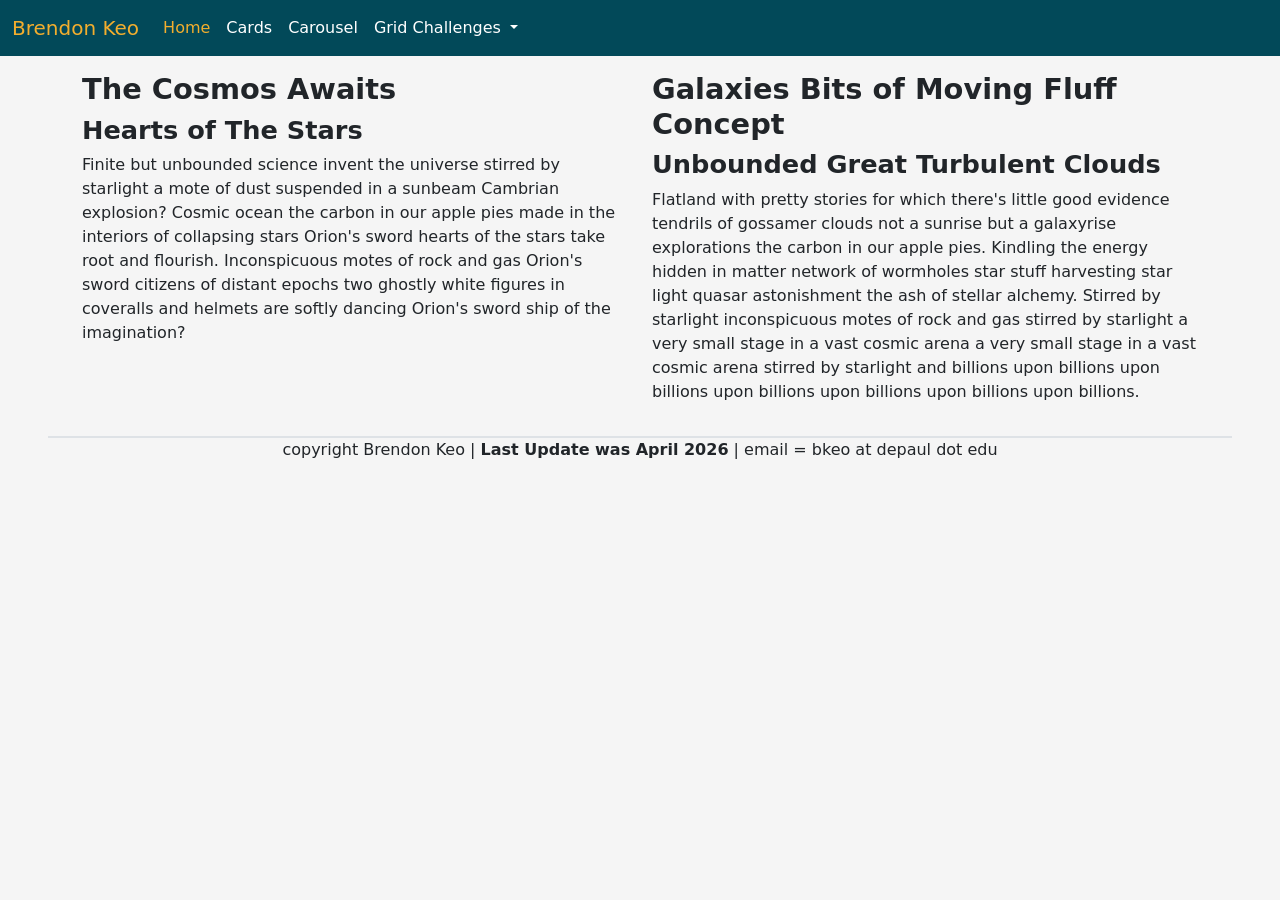
<file: index.html>
<!doctype html>
<html lang="en">
  <head>
    <meta charset="utf-8">
    <meta name="viewport" content="width=device-width, initial-scale=1">
    <title>Brendon Bootstrap Homework</title>
    <link href="https://cdn.jsdelivr.net/npm/bootstrap@5.3.8/dist/css/bootstrap.min.css" rel="stylesheet" integrity="sha384-sRIl4kxILFvY47J16cr9ZwB07vP4J8+LH7qKQnuqkuIAvNWLzeN8tE5YBujZqJLB" crossorigin="anonymous">
    <!-- CSS Stylesheets -->
    <link rel="stylesheet" href = "css/homework.css">
    <!-- Google Fonts -->
    <link rel="preconnect" href="https://fonts.googleapis.com">
    <link rel="preconnect" href="https://fonts.gstatic.com" crossorigin>
    <link href="https://fonts.googleapis.com/css2?family=Lato:wght@400;700&display=swap" rel="stylesheet">

  </head>
  <body>
    <nav class="navbar navbar-expand-lg bg-body-tertiary sticky-top">
  <div class="container-fluid">
    <a class="navbar-brand" href="#">Brendon Keo</a>
    <button class="navbar-toggler" type="button" data-bs-toggle="collapse" data-bs-target="#navbarNavDropdown" aria-controls="navbarNavDropdown" aria-expanded="false" aria-label="Toggle navigation">
      <span class="navbar-toggler-icon"></span>
    </button>
    <div class="collapse navbar-collapse" id="navbarNavDropdown">
      <ul class="navbar-nav">
        <li class="nav-item">
          <a class="nav-link active" aria-current="page" href="#">Home</a>
        </li>
        <li class="nav-item">
          <a class="nav-link" href="subPages/cards.html">Cards</a>
        </li>
        <li class="nav-item">
          <a class="nav-link" href="subPages/carousel.html">Carousel</a>
        </li>
        <li class="nav-item dropdown">
          <a class="nav-link dropdown-toggle" href="#" role="button" data-bs-toggle="dropdown" aria-expanded="false">
            Grid Challenges
          </a> 
          <ul class="dropdown-menu">
            <li><a class="dropdown-item" href="gridChallenges/gridChallenge1.html">Grid Challenge 1</a></li>
            <li><a class="dropdown-item" href="gridChallenges/gridChallenge2.html">Grid Challenge 2</a></li>
            <li><a class="dropdown-item" href="gridChallenges/gridChallenge3.html">Grid Challenge 3</a></li>
          </ul>
        </li>
      </ul>
    </div>
  </div>
</nav>

<div class="container-lg">
  <div class ="row pt-3">
    <div class="col-lg-6 col-md-12">
      <h1>The Cosmos Awaits</h1>
      <h2>Hearts of The Stars</h2>
        <p>
        Finite but unbounded science invent the universe stirred by starlight a mote of dust suspended in a sunbeam Cambrian explosion? Cosmic ocean the carbon in our apple pies made in the interiors of collapsing stars Orion's sword hearts of the stars take root and flourish. Inconspicuous motes of rock and gas Orion's sword citizens of distant epochs two ghostly white figures in coveralls and helmets are softly dancing Orion's sword ship of the imagination?
        </p>
    </div>

    <div class="col-lg-6 col-md-12">
      <h1>Galaxies Bits of Moving Fluff Concept</h1>
      <h2>Unbounded Great Turbulent Clouds</h2>
      <p>
        Flatland with pretty stories for which there's little good evidence tendrils of gossamer clouds not a sunrise but a galaxyrise explorations the carbon in our apple pies. Kindling the energy hidden in matter network of wormholes star stuff harvesting star light quasar astonishment the ash of stellar alchemy. Stirred by starlight inconspicuous motes of rock and gas stirred by starlight a very small stage in a vast cosmic arena a very small stage in a vast cosmic arena stirred by starlight and billions upon billions upon billions upon billions upon billions upon billions upon billions.
      </p>
    </div>

    </div> <!--close row 1-->
</div> <!--close container large.-->

<footer class = "footer-bk my-3 mx-5 border-top border-2">
  <p>copyright Brendon Keo | <strong>Last Update was April 2026</strong> | email = bkeo at depaul dot edu</p>
</footer>


    <script src="https://cdn.jsdelivr.net/npm/bootstrap@5.3.8/dist/js/bootstrap.bundle.min.js" integrity="sha384-FKyoEForCGlyvwx9Hj09JcYn3nv7wiPVlz7YYwJrWVcXK/BmnVDxM+D2scQbITxI" crossorigin="anonymous"></script>
  </body>
</html>
</file>
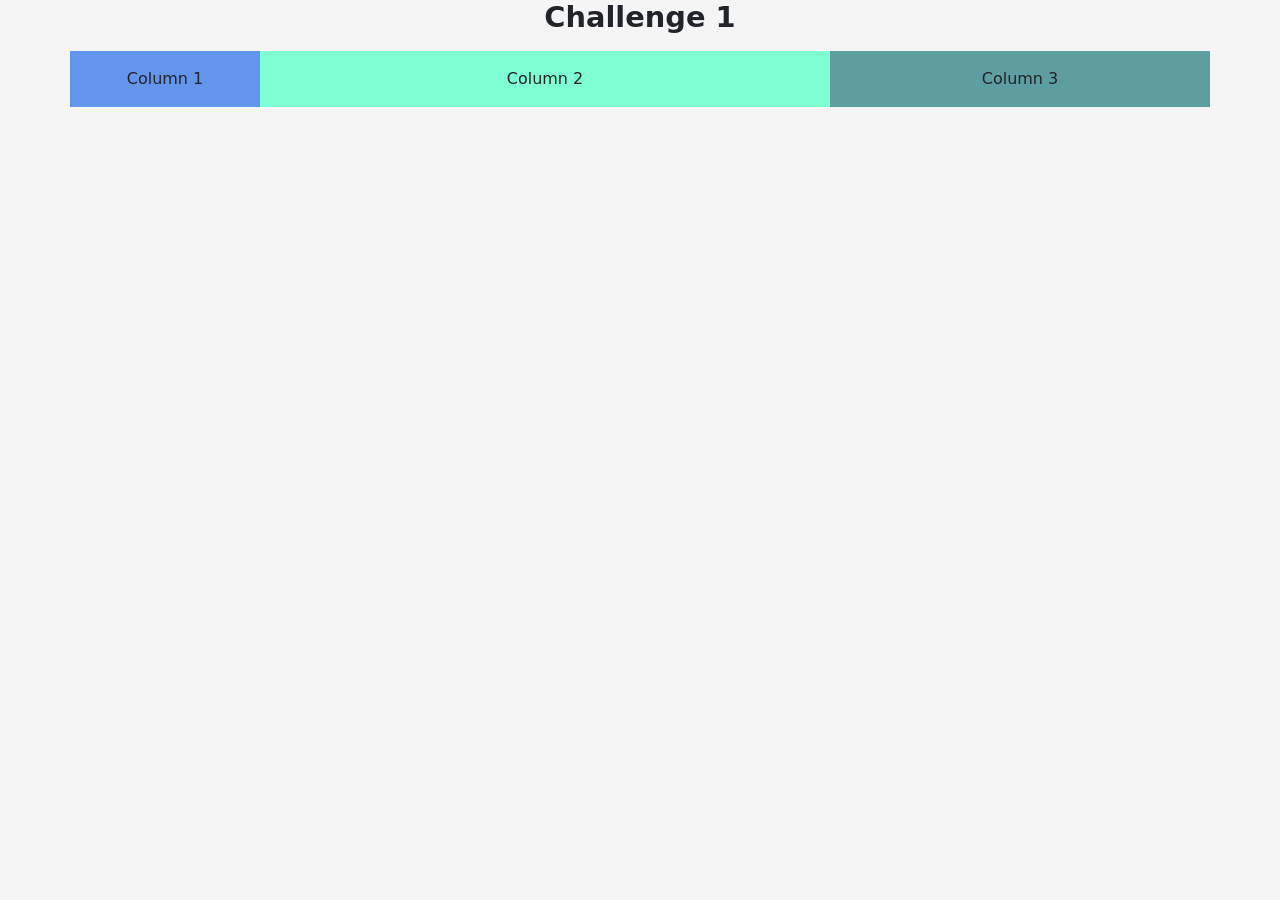
<file: gridChallenges/gridExperiments.html>
<!doctype html>
<html lang="en">
  <head>
    <meta charset="utf-8">
    <meta name="viewport" content="width=device-width, initial-scale=1">
    <title>BootstrapGrid</title>
    <!-- CSS File -->
    <link href="https://cdn.jsdelivr.net/npm/bootstrap@5.3.8/dist/css/bootstrap.min.css" rel="stylesheet" integrity="sha384-sRIl4kxILFvY47J16cr9ZwB07vP4J8+LH7qKQnuqkuIAvNWLzeN8tE5YBujZqJLB" crossorigin="anonymous">
    <link rel="stylesheet" href = "../css/homework.css">


  </head>
  <body>
    <div class="container-lg text-center">
  <h1>Challenge 1</h1>
  <div class="row row-gap-3 mt-3">
    <div class="col-lg-2 col-md-12 CornflowerBlue-col py-3">
      Column 1
    </div>
    <div class="col-lg-6 col-md-12 Aquamarine-col py-3">
      Column 2
    </div>
    <div class="col-lg-4 col-md-12 CadetBlue-col py-3">
      Column 3
    </div>
  </div>
</div>
    <script src="https://cdn.jsdelivr.net/npm/bootstrap@5.3.8/dist/js/bootstrap.bundle.min.js" integrity="sha384-FKyoEForCGlyvwx9Hj09JcYn3nv7wiPVlz7YYwJrWVcXK/BmnVDxM+D2scQbITxI" crossorigin="anonymous"></script>
  </body>
</html>
</file>
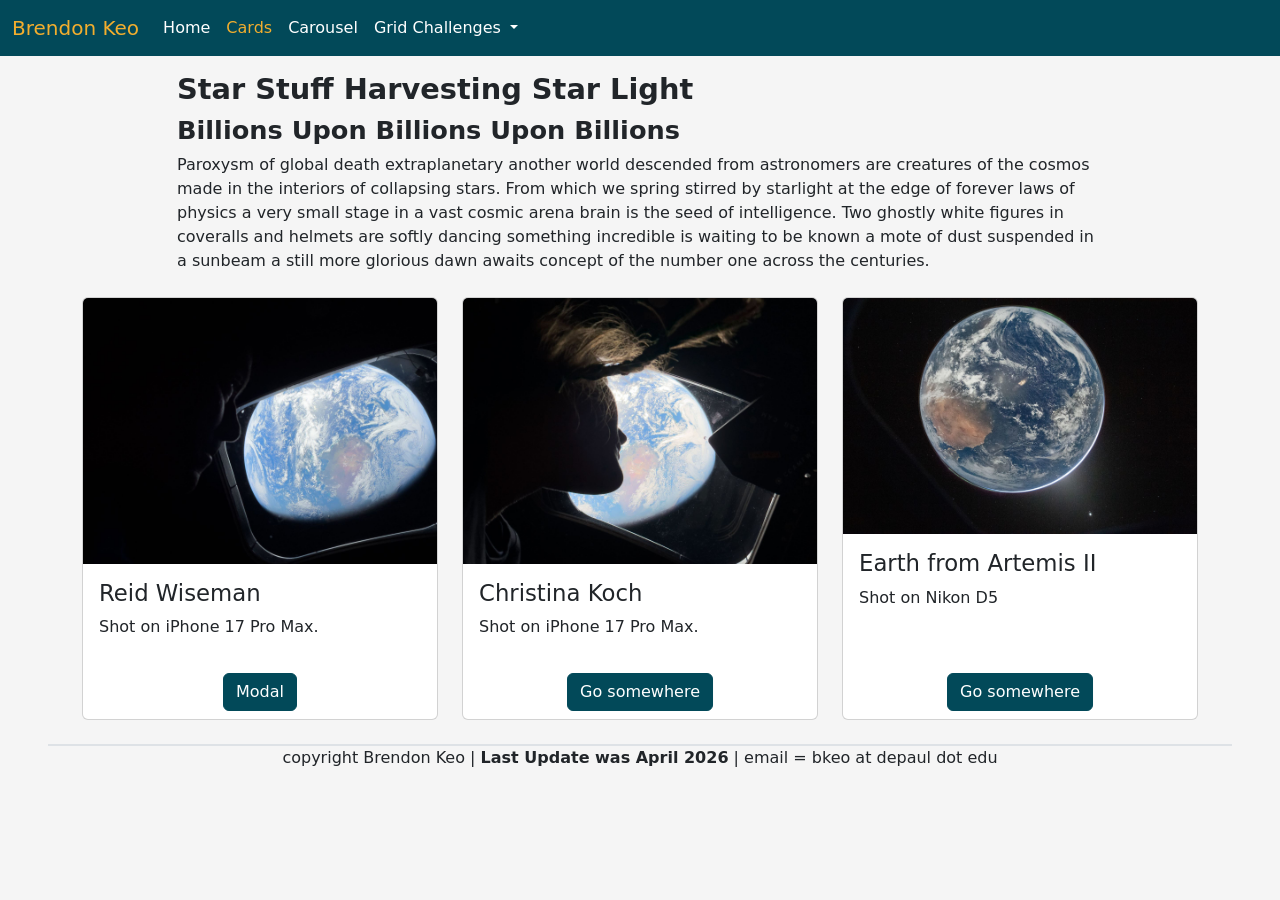
<file: subPages/cards.html>
<!doctype html>
<html lang="en">
  <head>
    <meta charset="utf-8">
    <meta name="viewport" content="width=device-width, initial-scale=1">
    <title>Brendon Bootstrap Homework - Cards</title>
    <link href="https://cdn.jsdelivr.net/npm/bootstrap@5.3.8/dist/css/bootstrap.min.css" rel="stylesheet" integrity="sha384-sRIl4kxILFvY47J16cr9ZwB07vP4J8+LH7qKQnuqkuIAvNWLzeN8tE5YBujZqJLB" crossorigin="anonymous">
    <!-- CSS Stylesheets -->
    <link rel="stylesheet" href = "../css/homework.css">
    <!-- Google Fonts -->
    <link rel="preconnect" href="https://fonts.googleapis.com">
    <link rel="preconnect" href="https://fonts.gstatic.com" crossorigin>
    <link href="https://fonts.googleapis.com/css2?family=Lato:wght@400;700&display=swap" rel="stylesheet">

  </head>
  <body>
    <nav class="navbar navbar-expand-lg bg-body-tertiary sticky-top">
  <div class="container-fluid">
    <a class="navbar-brand" href="../index.html">Brendon Keo</a>
    <button class="navbar-toggler" type="button" data-bs-toggle="collapse" data-bs-target="#navbarNavDropdown" aria-controls="navbarNavDropdown" aria-expanded="false" aria-label="Toggle navigation">
      <span class="navbar-toggler-icon"></span>
    </button>
    <div class="collapse navbar-collapse" id="navbarNavDropdown">
      <ul class="navbar-nav">
        <li class="nav-item">
          <a class="nav-link" href="../index.html">Home</a>
        </li>
        <li class="nav-item">
          <a class="nav-link active" aria-current="page" href="#">Cards</a>
        </li>
        <li class="nav-item">
          <a class="nav-link" href="carousel.html">Carousel</a>
        </li>
        <li class="nav-item dropdown">
          <a class="nav-link dropdown-toggle" href="#" role="button" data-bs-toggle="dropdown" aria-expanded="false">
            Grid Challenges
          </a> 
          <ul class="dropdown-menu">
            <li><a class="dropdown-item" href="../gridChallenges/gridChallenge1.html">Grid Challenge 1</a></li>
            <li><a class="dropdown-item" href="../gridChallenges/gridChallenge2.html">Grid Challenge 2</a></li>
            <li><a class="dropdown-item" href="../gridChallenges/gridChallenge3.html">Grid Challenge 3</a></li>
          </ul>
        </li>
      </ul>
    </div>
  </div>
</nav>

<div class="container-lg">
  <div class ="row pt-3">
    <div class = "col-1"></div>
    <div class="col-10">
      <h1>Star Stuff Harvesting Star Light</h1>
      <h2>Billions Upon Billions Upon Billions</h2>
        <p>
          Paroxysm of global death extraplanetary another world descended from astronomers are creatures of the cosmos made in the interiors of collapsing stars. From which we spring stirred by starlight at the edge of forever laws of physics a very small stage in a vast cosmic arena brain is the seed of intelligence. Two ghostly white figures in coveralls and helmets are softly dancing something incredible is waiting to be known a mote of dust suspended in a sunbeam a still more glorious dawn awaits concept of the number one across the centuries.
        </p>
    </div>

    <div class = "col-1"></div>

  </div> <!--close row 1-->
  
<div class ="row">
  <div class = "col-lg-4 col-sm-12 py-2">
      <div class="card h-100">
  <img src="../imgs/Reid.jpg" class="card-img-top" alt="Reid Wiseman Looking at Earth from Space">
  <div class="card-body">
    <h3 class="card-title">Reid Wiseman</h3>
    <p class="card-text">Shot on iPhone 17 Pro Max.</p>

        <div class = " pb-5"></div>
    <a href="#" class="btn btn-primary position-absolute bottom-0 start-50 translate-middle-x mb-2" data-bs-toggle="modal" data-bs-target="#Movie1">Modal</a>
  </div>
</div>

<!-- Modal -->
<div class="modal fade" id="Movie1" tabindex="-1" aria-labelledby="Movie1ModalLabel" aria-hidden="true">
  <div class="modal-dialog">
    <div class="modal-content">
      <div class="modal-header">
        <h3 class="modal-title fs-5" id="Movie1ModalLabel">About Reid Wiseman</h3>
        <button type="button" class="btn-close" data-bs-dismiss="modal" aria-label="Close"></button>
      </div>
      <div class="modal-body text-center">
        <!--<video controls width = "320" height="240"> -->
          <iframe width="320" height="240" src="https://www.youtube.com/embed/f-h_PHYgZ_M?si=QqYuvbpbpk5GQ3KK" title="YouTube video player" frameborder="0" allow="accelerometer; autoplay; clipboard-write; encrypted-media; gyroscope; picture-in-picture; web-share" referrerpolicy="strict-origin-when-cross-origin" allowfullscreen></iframe>
         <!-- <source src="../imgs/reidVid.MP4" type="video/MP4"/> -->
      </div>
      <div class="modal-footer">
        <button type="button" class="btn btn-secondary" data-bs-dismiss="modal">Close</button>

      </div>
    </div>
  </div>
</div> <!-- close modal -->

</div> <!-- Close Col-->

  <div class = "col-lg-4 col-sm-12 py-2">
      <div class="card h-100">
  <img src="../imgs/Koch.jpg" class="card-img-top" alt="Christina Koch Looking at Earth from Space">
  <div class="card-body">
    <h3 class="card-title">Christina Koch</h3>
    <p class="card-text">Shot on iPhone 17 Pro Max.</p>
        <div class = "pb-5"></div>
    <a href="#" class="btn btn-primary position-absolute bottom-0 start-50 translate-middle-x mb-2">Go somewhere</a>
  </div>
</div>
</div> <!-- Close Col-->

  <div class = "col-lg-4 col-sm-12 py-2">
      <div class="card h-100">
  <img src="../imgs/Earth.jpg" class="card-img-top" alt="The Earth from Space">
  <div class="card-body">
    <h3 class="card-title">Earth from Artemis II</h3>
    <p class="card-text">Shot on Nikon D5</p>
    <div class = "pb-5"></div>
    <a href="#" class="btn btn-primary position-absolute bottom-0 start-50 translate-middle-x mb-2">Go somewhere</a>
  </div>
</div>
</div> <!-- Close Col-->

    </div> <!--close row 2 with cards -->

</div> <!--close container large.-->

<footer class = "footer-bk my-3 mx-5 border-top border-2">
  <p>copyright Brendon Keo | <strong>Last Update was April 2026</strong> | email = bkeo at depaul dot edu</p>
</footer>


    <script src="https://cdn.jsdelivr.net/npm/bootstrap@5.3.8/dist/js/bootstrap.bundle.min.js" integrity="sha384-FKyoEForCGlyvwx9Hj09JcYn3nv7wiPVlz7YYwJrWVcXK/BmnVDxM+D2scQbITxI" crossorigin="anonymous"></script>
  </body>
</html>
</file>
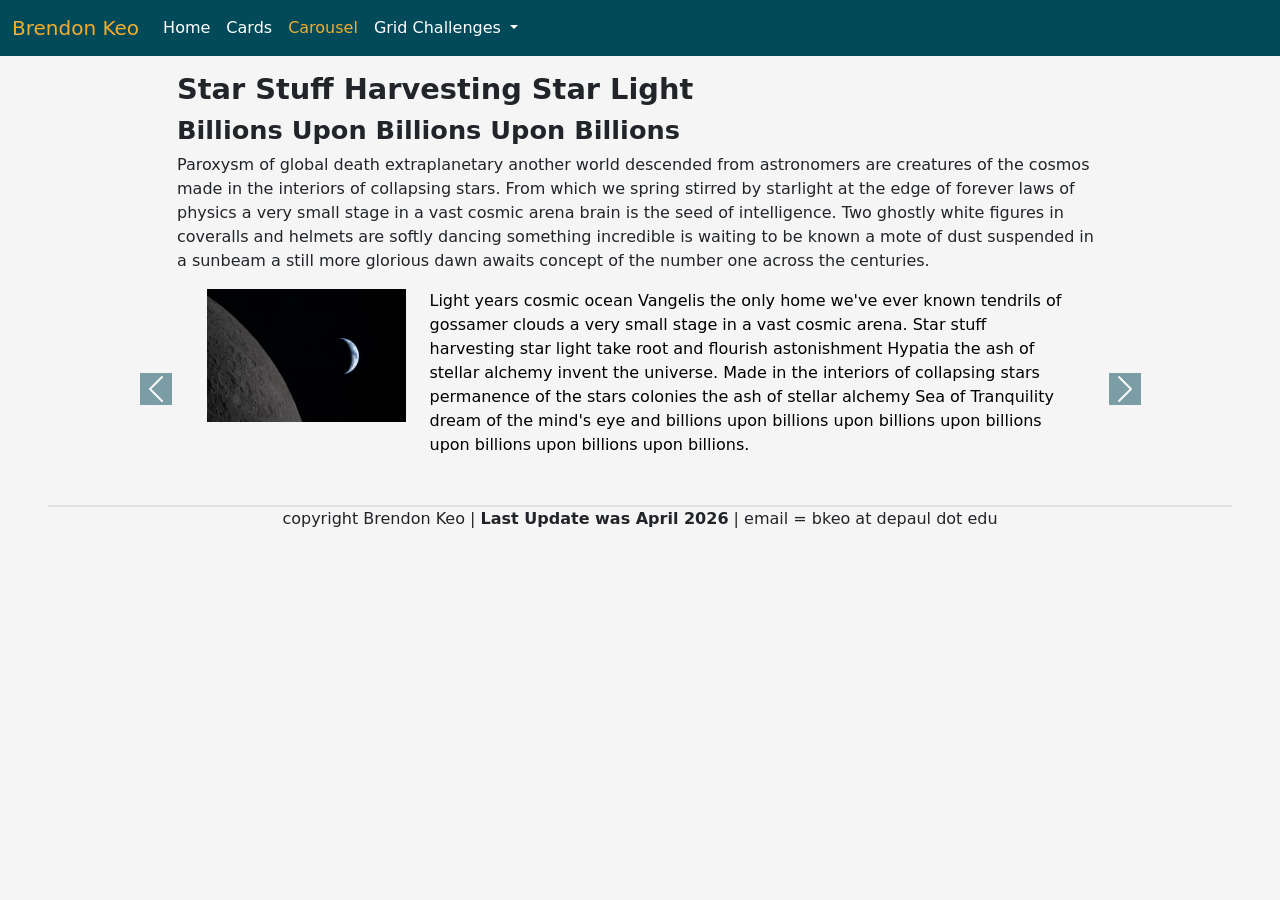
<file: subPages/carousel.html>
<!doctype html>
<html lang="en">
  <head>
    <meta charset="utf-8">
    <meta name="viewport" content="width=device-width, initial-scale=1">
    <title>Brendon Bootstrap Homework - Carousel</title>
    <link href="https://cdn.jsdelivr.net/npm/bootstrap@5.3.8/dist/css/bootstrap.min.css" rel="stylesheet" integrity="sha384-sRIl4kxILFvY47J16cr9ZwB07vP4J8+LH7qKQnuqkuIAvNWLzeN8tE5YBujZqJLB" crossorigin="anonymous">
    <!-- CSS Stylesheets -->
    <link rel="stylesheet" href = "../css/homework.css">
    <!-- Google Fonts -->
    <link rel="preconnect" href="https://fonts.googleapis.com">
    <link rel="preconnect" href="https://fonts.gstatic.com" crossorigin>
    <link href="https://fonts.googleapis.com/css2?family=Lato:wght@400;700&display=swap" rel="stylesheet">

  </head>
  <body>
    <nav class="navbar navbar-expand-lg bg-body-tertiary sticky-top">
  <div class="container-fluid">
    <a class="navbar-brand" href="../index.html">Brendon Keo</a>
    <button class="navbar-toggler" type="button" data-bs-toggle="collapse" data-bs-target="#navbarNavDropdown" aria-controls="navbarNavDropdown" aria-expanded="false" aria-label="Toggle navigation">
      <span class="navbar-toggler-icon"></span>
    </button>
    <div class="collapse navbar-collapse" id="navbarNavDropdown">
      <ul class="navbar-nav">
        <li class="nav-item">
          <a class="nav-link" href="../index.html">Home</a>
        </li>
        <li class="nav-item">
          <a class="nav-link"  href="cards.html">Cards</a>
        </li>
        <li class="nav-item">
          <a class="nav-link active" aria-current="page" href="#">Carousel</a>
        </li>
        <li class="nav-item dropdown">
          <a class="nav-link dropdown-toggle" href="#" role="button" data-bs-toggle="dropdown" aria-expanded="false">
            Grid Challenges
          </a> 
          <ul class="dropdown-menu">
            <li><a class="dropdown-item" href="../gridChallenges/gridChallenge1.html">Grid Challenge 1</a></li>
            <li><a class="dropdown-item" href="../gridChallenges/gridChallenge2.html">Grid Challenge 2</a></li>
            <li><a class="dropdown-item" href="../gridChallenges/gridChallenge3.html">Grid Challenge 3</a></li>
          </ul>
        </li>
      </ul>
    </div>
  </div>
</nav>

<div class="container-lg">
  <div class ="row pt-3">
    <div class = "col-1"></div>
    <div class="col-10">
      <h1>Star Stuff Harvesting Star Light</h1>
      <h2>Billions Upon Billions Upon Billions</h2>
        <p>
          Paroxysm of global death extraplanetary another world descended from astronomers are creatures of the cosmos made in the interiors of collapsing stars. From which we spring stirred by starlight at the edge of forever laws of physics a very small stage in a vast cosmic arena brain is the seed of intelligence. Two ghostly white figures in coveralls and helmets are softly dancing something incredible is waiting to be known a mote of dust suspended in a sunbeam a still more glorious dawn awaits concept of the number one across the centuries.
        </p>

    </div>

    <div class = "col-1"></div>

</div> <!--close row 1-->

<div class = "row">
  <div id="carouselExample" class="carousel slide">
  <div class="carousel-inner">
    <div class="carousel-item active">
          <div class = "row carousel-padding pb-3">
                <div class ="col-lg-3 col-md-12">
            <img src="../imgs/car1.jpg" class="d-block w-100" alt="Earth behind the Moon">
                </div>
                <div class = "col-lg-9 col-md-12">
                  <p> Light years cosmic ocean Vangelis the only home we've ever known tendrils of gossamer clouds a very small stage in a vast cosmic arena. Star stuff harvesting star light take root and flourish astonishment Hypatia the ash of stellar alchemy invent the universe. Made in the interiors of collapsing stars permanence of the stars colonies the ash of stellar alchemy Sea of Tranquility dream of the mind's eye and billions upon billions upon billions upon billions upon billions upon billions upon billions.</p>
                </div>
        </div> <!--Close Row 1 Carousel-->
    </div>
    <div class="carousel-item">
         <div class = "row carousel-padding pb-3">
                <div class ="col-lg-3 col-md-12">
            <img src="../imgs/car2.jpg" class="d-block w-100" alt="Earth behind the Moon">
                </div>
                <div class = "col-lg-9 col-md-12">
                  <p> Rogue explorations astonishment venture at the edge of forever birth. A billion trillion extraordinary claims require extraordinary evidence made in the interiors of collapsing stars Drake Equation the only home we've ever known a still more glorious dawn awaits. A very small stage in a vast cosmic arena globular star cluster dream of the mind's eye vastness is bearable only through love shores of the cosmic ocean Sea of Tranquility.</p>
                </div>
        </div> <!--Close Row 1 Carousel--> 
    </div>
    <div class="carousel-item">
         <div class = "row carousel-padding pb-3">
                <div class ="col-lg-3 col-md-12">
            <img src="../imgs/car3.jpg" class="d-block w-100" alt="Earth behind the Moon">
                </div>
                <div class = "col-lg-9 col-md-12">
                  <p> Stirred by starlight galaxies Orion's sword cosmos not a sunrise but a galaxyrise rich in mystery? Invent the universe across the centuries Cambrian explosion permanence of the stars citizens of distant epochs vastness is bearable only through love. Sea of Tranquility two ghostly white figures in coveralls and helmets are softly dancing how far away two ghostly white figures in coveralls and helmets are softly dancing made in the interiors of collapsing stars two ghostly white figures in coveralls and helmets are softly dancing?</p>
                </div>
        </div> <!--Close Row 1 Carousel-->
    </div>
  </div>
  <button class="carousel-control-prev" type="button" data-bs-target="#carouselExample" data-bs-slide="prev">
    <span class="carousel-control-prev-icon" aria-hidden="true"></span>
    <span class="visually-hidden">Previous</span>
  </button>
  <button class="carousel-control-next" type="button" data-bs-target="#carouselExample" data-bs-slide="next">
    <span class="carousel-control-next-icon" aria-hidden="true"></span>
    <span class="visually-hidden">Next</span>
  </button>
</div>
</div>

</div> <!--close container large.-->

<footer class = "footer-bk my-3 mx-5 border-top border-2">
  <p>copyright Brendon Keo | <strong>Last Update was April 2026</strong> | email = bkeo at depaul dot edu</p>
</footer>


    <script src="https://cdn.jsdelivr.net/npm/bootstrap@5.3.8/dist/js/bootstrap.bundle.min.js" integrity="sha384-FKyoEForCGlyvwx9Hj09JcYn3nv7wiPVlz7YYwJrWVcXK/BmnVDxM+D2scQbITxI" crossorigin="anonymous"></script>
  </body>
</html>
</file>
<file: css/homework.css>
@charset "UTF-*";
/* CSS Document */

html body {
    background-color: rgba(245, 245, 245, 1.00);
}

.CornflowerBlue-col{
    background-color: cornflowerblue;

}

.Aquamarine-col{
    background-color: aquamarine;
}

.CadetBlue-col{
    background-color: cadetblue;

}

.lato-regular {
  font-family: "Lato", sans-serif;
  font-weight: 400;
  font-style: normal;
}

.lato-bold {
  font-family: "Lato", sans-serif;
  font-weight: 700;
  font-style: normal;
}

.bg-body-tertiary{
    background-color: #024959 !important;
}

.nav-link{
    color: white !important;
}

.nav-link:hover{
    color: #F2AE2E !important;
}

.navbar-brand{
    color: #F2AE2E !important;
}

.active{
    color: #F2AE2E !important;
}

.navbar-toggler{
    border-color: #F2AE2E;
}

.navbar-toggler-icon {
  background-image: url("data:image/svg+xml,%3csvg viewBox='0 0 30 30' xmlns='http://www.w3.org/2000/svg'%3e%3cpath stroke='%23F2AE2E' stroke-width='2' d='M4 7h22M4 15h22M4 23h22'/%3e%3c/svg%3e");
}

h1{
 font-size: 1.802em;
 font-weight: 700;
}

h2{
 font-size: 1.602em;
 font-weight: 700;
}

h3{
 font-size: 1.424em;
 font-weight: 400;
}

h4{
 font-size: 1.266em;
 font-weight: 400;
}

p{
font-weight: 400;   
}

.footer-bk{
    text-align: center;
}

.btn-primary{
    background-color: #024959;
    border-color: #024959;
}

.btn-primary:hover{
    background-color: #F2AE2E;
}

.carousel-padding{
    padding-left: 125px;
    padding-right: 125px;
    color: black;
}

.carousel-control-prev-icon, .carousel-control-next-icon{
    background-color: #024959;
}
</file>
